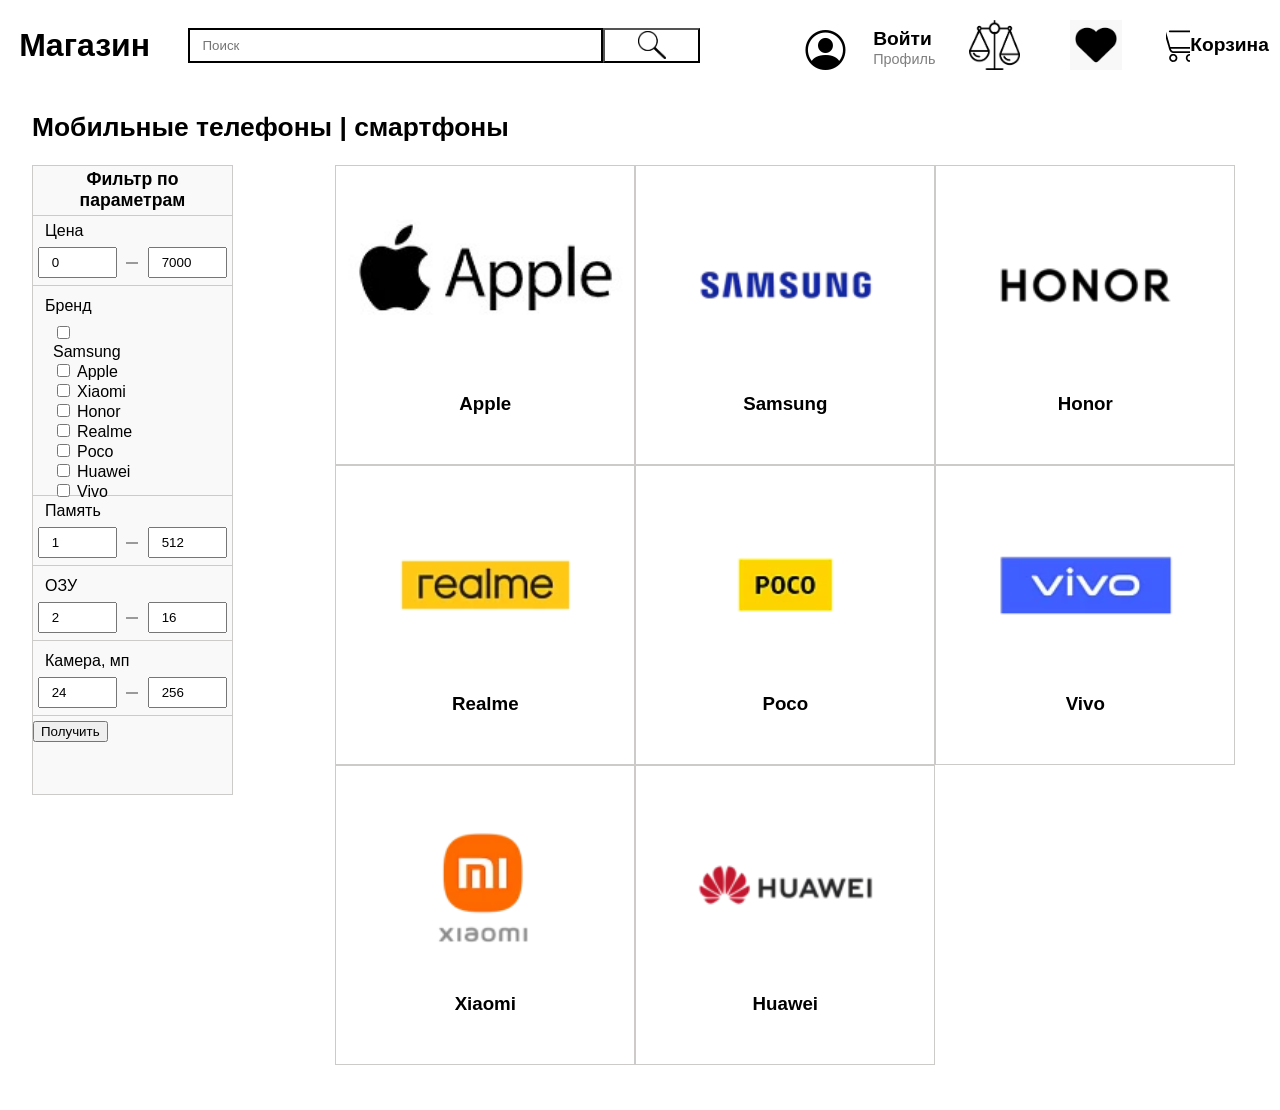
<file: public/index.html>
<!DOCTYPE html>
<html lang="en">
    <head>
        <meta charset="UTF-8" />
        <meta name="viewport" content="width=device-width, initial-scale=1.0" />
        <link rel="stylesheet" href="css/style.css" />
        <link rel="stylesheet" href="https://cdn.jsdelivr.net/npm/bootstrap-icons@1.11.0/font/bootstrap-icons.css" />
        <script src="js/script.js"></script>
        <title>Node-kurs</title>
    </head>
    <body>
        <header class="header">
            <h1>Maгазин</h1>
            <div class="search">
                <div class="block_in_search">
                    <input type="text" placeholder="Поиск" class="input_search" />
                    <button class="serch-button"></button>
                </div>
            </div>
            <div class="profil">
                <div class="profil_block">
                    <i class="bi bi-person-circle" style="color: black; font-size: 2.5rem"></i>
                </div>
                <div class="profil_text">
                    <span class="registration">Войти</span>
                    <span class="profile_span">Профиль</span>
                </div>
            </div>
            <div class="comparison">
                <img src="img/comparison.png" alt="" style="width: 100%; height: 55%" />
            </div>
            <div class="favourites" style="margin-left: 50px">
                <img src="img/favourites.jpg" alt="" style="width: 100%; height: 55%" />
            </div>
            <div class="basket">
                <div class="basket_img"></div>
                <div class="basket_text">Корзина</div>
            </div>
        </header>
        <main class="main">
            <h2>Мобильные телефоны | смартфоны</h2>
            <div class="in_main">
                <section>
                    <div class="block">Фильтр по параметрам</div>
                    <div class="price">
                        <div class="price_text">Цена</div>
                        <div class="price_param">
                            <input type="number" placeholder="0" class="price_input" value="0" />
                            <span class="divider"></span>
                            <input type="number" placeholder="7000" class="price_input" value="7000" />
                        </div>
                    </div>
                    <div class="brand">
                        <div class="brand_text">Бренд</div>
                        <div class="brand_check">
                            <div>
                                <input type="checkbox" name="brand1" value="samsung" class="inp" />
                                <label for="brand1" class="brand_input">Samsung</label>
                            </div>
                            <div>
                                <input type="checkbox" name="brand2" class="inp" value="apple" />
                                <label for="brand2" class="brand_input">Apple</label>
                            </div>
                            <div>
                                <input type="checkbox" name="brand3" class="inp" value="xiaomi" />
                                <label for="brand3" class="brand_input">Xiaomi</label>
                            </div>
                            <div>
                                <input type="checkbox" name="brand4" class="inp" value="honor" />
                                <label for="brand6" class="brand_input">Honor</label>
                            </div>
                            <div>
                                <input type="checkbox" name="brand7" class="inp" value="realme" />
                                <label for="brand4" class="brand_input">Realme</label>
                            </div>
                            <div>
                                <input type="checkbox" name="brand6" class="inp" value="poco" />
                                <label for="brand7" class="brand_input">Poco</label>
                            </div>
                            <div>
                                <input type="checkbox" name="brand8" class="inp" value="huawei" />
                                <label for="brand8" class="brand_input">Huawei</label>
                            </div>
                            <div>
                                <input type="checkbox" name="brand9" class="inp" value="vivo" />
                                <label for="brand9" class="brand_input">Vivo</label>
                            </div>
                        </div>
                    </div>
                    <div class="storage">
                        <div class="storage_text">Память</div>
                        <div class="storage_param">
                            <input type="number" class="storage_input" value="1" />
                            <span class="divider"></span>
                            <input type="number" class="storage_input" value="512" />
                        </div>
                    </div>
                    <div class="ram">
                        <div class="ram_text">ОЗУ</div>
                        <div class="ram_param">
                            <input type="number" class="ram_input" value="2" />
                            <span class="divider"></span>
                            <input type="number" class="ram_input" value="16" />
                        </div>
                    </div>
                    <div class="camera">
                        <div class="camera_text">Камера, мп</div>
                        <div class="camera_param">
                            <input type="number" class="camera_input" value="24" />
                            <span class="divider"></span>
                            <input type="number" class="camera_input" value="256" />
                        </div>
                    </div>
                    <button type="button" class="btn btn-light" onclick="getSmartphoneByParam()">Получить</button>
                </section>
                <aside>
                    <div class="main_brand_block" onclick="getSmartphoneByBrand('apple')">
                        <img class="img_brand" src="img/apple.jpg" />
                        <h3>Apple</h3>
                    </div>
                    <div class="main_brand_block" onclick="getSmartphoneByBrand('samsung')">
                        <img class="img_brand" src="img/samsung.webp" />
                        <h3>Samsung</h3>
                    </div>
                    <div class="main_brand_block" onclick="getSmartphoneByBrand('honor')">
                        <img class="img_brand" src="img/honor.webp" />
                        <h3>Honor</h3>
                    </div>
                    <div class="main_brand_block" onclick="getSmartphoneByBrand('realme')">
                        <img class="img_brand" src="img/realme.webp" />
                        <h3>Realme</h3>
                    </div>
                    <div class="main_brand_block" onclick="getSmartphoneByBrand('poco')">
                        <img class="img_brand" src="img/poco.webp" />
                        <h3>Poco</h3>
                    </div>
                    <div class="main_brand_block" onclick="getSmartphoneByBrand('vivo')">
                        <img class="img_brand" src="img/vivo.webp" />
                        <h3>Vivo</h3>
                    </div>
                    <div class="main_brand_block" onclick="getSmartphoneByBrand('xiaomi')">
                        <img class="img_brand" src="img/xiaomi.webp" />
                        <h3>Xiaomi</h3>
                    </div>
                    <div class="main_brand_block" onclick="getSmartphoneByBrand('huawei')">
                        <img class="img_brand" src="img/huawei.webp" />
                        <h3>Huawei</h3>
                    </div>
                </aside>
            </div>
            <div class="getInfoEl"></div>
        </main>
        <footer class="footer"></footer>
    </body>
</html>
</file>
<file: public/css/style.css>
* {
    box-sizing: border-box;
}
body {
    padding: 0;
    margin: 0;
    overflow-x: hidden;
}
h1 {
    margin-left: 1.5vw;
    font-family: "Gill Sans", "Gill Sans MT", Calibri, "Trebuchet MS", sans-serif;
}
h2 {
    font-size: 1.65rem;
    margin-left: 2.5vw;
    font-family: "Gill Sans", "Gill Sans MT", Calibri, "Trebuchet MS", sans-serif;
}
header {
    width: 100vw;
    height: 10vh;
    display: flex;
    align-items: center;
}
main {
    width: 100vw;
}
footer {
    width: 100vw;
    height: 15vh;
}
.in_main {
    width: 100vw;
    height: 90vh;
    display: flex;
}
.search {
    width: 40%;
    height: 100%;
    display: flex;
    align-items: center;
    justify-content: center;
    margin-left: 3vw;
}
.block_in_search {
    width: 100%;
    height: 35px;
    display: flex;
    align-items: center;
}
.input_search {
    width: 85%;
    height: 100%;
    padding: 6px 12px;
    border: 2px solid black;
}
.serch-button {
    width: 20%;
    height: 100%;
    background: url("../img/search.png") no-repeat center/28px;
}
.profil {
    width: 15vw;
    height: 100%;
    display: flex;
    align-items: center;
    margin-left: 6vw;
}
.profil_block {
    width: 50%;
    height: 35px;
    display: flex;
    justify-content: center;
}
.img_profil {
    width: 80%;
    height: 35px;
    border-radius: 20%;
}
.profil_text {
    width: 30%;
    height: 35px;
}
.registration,
.basket_text {
    font-size: 1.2rem;
    font-weight: bold;
    font-family: "Gill Sans", "Gill Sans MT", Calibri, "Trebuchet MS", sans-serif;
}
.profile_span {
    opacity: 0.5;
    font-size: 0.9rem;
    font-family: "Gill Sans", "Gill Sans MT", Calibri, "Trebuchet MS", sans-serif;
}
.comparison,
.favourites {
    width: 4vw;
    height: 100%;
    display: flex;
    justify-content: center;
    align-items: center;
}
.basket {
    width: 8vw;
    height: 100%;
    display: flex;
    align-items: center;
    margin-left: 3.5vw;
}
.basket_img {
    width: 40%;
    height: 35px;
    background: url("../img/basket.svg") no-repeat center/42px;
}
section {
    margin-left: 2.5vw;
    width: 17vw;
    height: 70vh;
    background-color: #f9f9f9;
    border: 1px solid rgb(205, 202, 202);
}
.block {
    width: 100%;
    height: 50px;
    text-align: center;
    display: flex;
    flex-direction: column;
    justify-content: center;
    font-size: 1.1rem;
    font-family: "Gill Sans", "Gill Sans MT", Calibri, "Trebuchet MS", sans-serif;
    font-weight: bold;
    border-bottom: 1px solid rgb(205, 202, 202);
}
.price,
.storage,
.ram,
.camera {
    width: 100%;
    height: 75px;
}
.price_text,
.brand_text,
.storage_text,
.ram_text,
.camera_text {
    font-family: "Gill Sans", "Gill Sans MT", Calibri, "Trebuchet MS", sans-serif;
    width: 100%;
    height: 25px;
    padding: 6px 12px;
}
.price_param,
.storage_param,
.ram_param,
.camera_param {
    width: 100%;
    height: 60%;
    display: flex;
    justify-content: space-around;
    align-items: center;
    border-bottom: 1px solid rgb(205, 202, 202);
}
.divider {
    width: 12px;
    height: 2px;
    background: #9a9a9a;
}
.price_input,
.storage_input,
.ram_input,
.camera_input {
    width: 40%;
    height: 70%;
    padding: 6px 12px;
}
.brand {
    width: 100%;
    height: 205px;
    border-bottom: 1px solid rgb(205, 202, 202);
}
.brand_check {
    width: 50%;
    padding: 7px 0px 0px 20px;
}
.brand_input {
    font-family: "Gill Sans", "Gill Sans MT", Calibri, "Trebuchet MS", sans-serif;
    display: inline;
    width: 80%;
}
aside {
    width: 80%;
    height: fit-content;
    display: flex;
    flex-wrap: wrap;
    margin-left: 8vw;
    align-items: flex-start;
}
.main_brand_block {
    width: 300px;
    height: 300px;
    padding: 30px 10px 30px;
    display: flex;
    flex-direction: column;
    align-items: center;
    justify-content: center;
    flex-wrap: nowrap;
    border: 1px solid rgb(205, 202, 202);
}
h3 {
    text-align: center;
    font-family: "Gill Sans", "Gill Sans MT", Calibri, "Trebuchet MS", sans-serif;
}
.img_brand {
    height: 200px;
}
.smart_block {
    width: 700px;
    height: 300px;
    padding: 6px 12px;
    margin-bottom: 10px;
    border: 1px solid black;
}
.flex_smart {
    display: flex;
    flex-direction: row;
}
.flex_smart_text {
    font-size: 1.4rem;
    font-family: "Gill Sans", "Gill Sans MT", Calibri, "Trebuchet MS", sans-serif;
    font-weight: bold;
}
</file>
